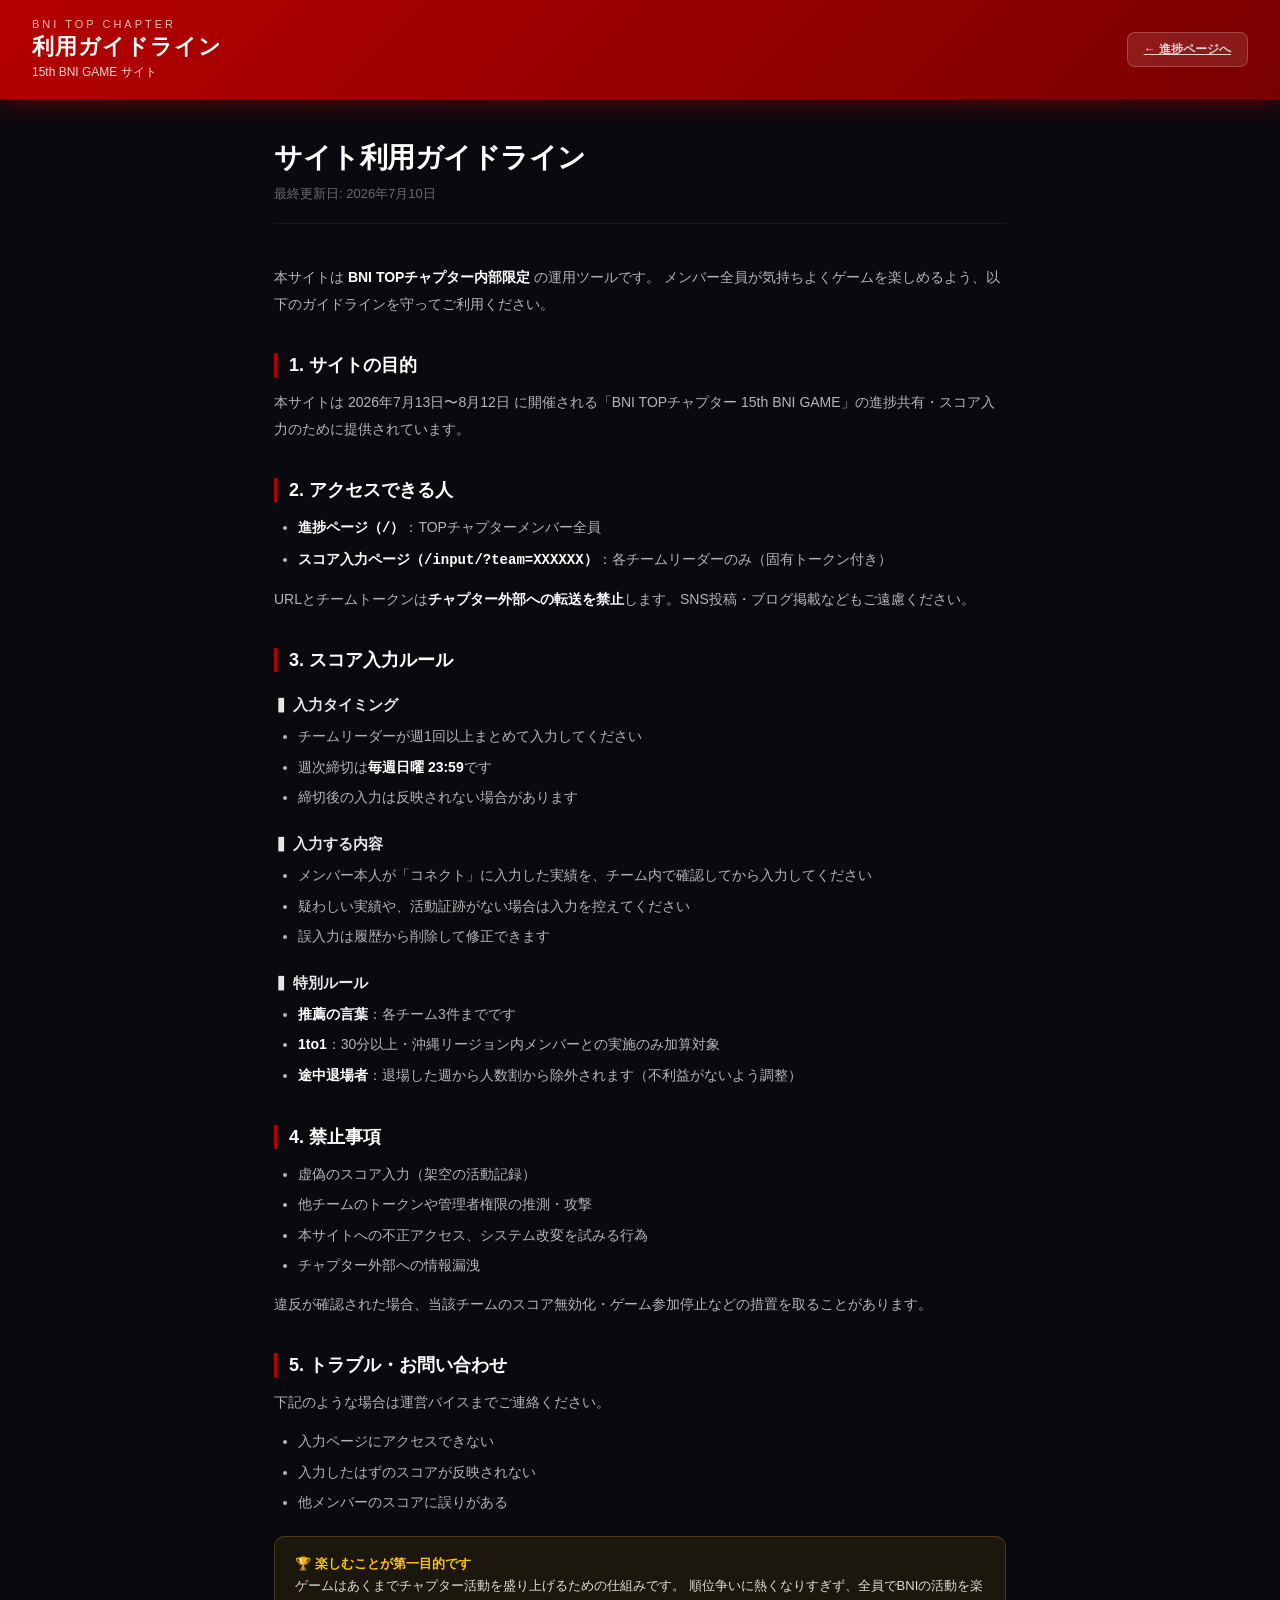
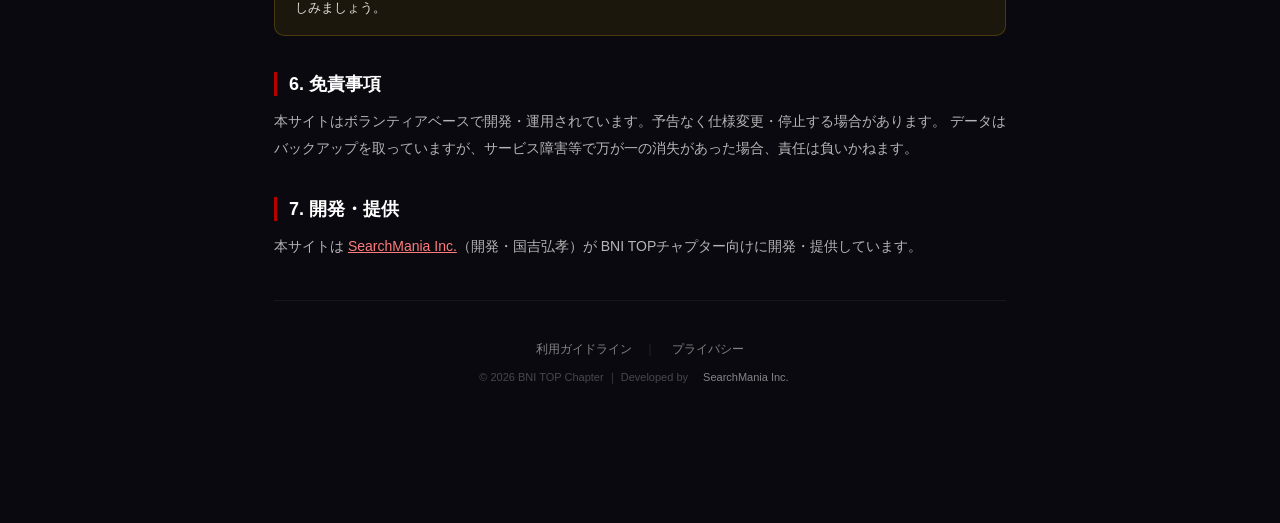
<file: guidelines/index.html>
<!DOCTYPE html>
<html lang="ja">
<head>
<meta charset="UTF-8">
<meta name="viewport" content="width=device-width, initial-scale=1.0">
<meta name="robots" content="noindex,nofollow">
<title>利用ガイドライン — BNI TOPチャプター ゲーム 2026-07</title>
<link rel="icon" type="image/svg+xml" href="../favicon.svg">
<meta name="theme-color" content="#b50000">
<link rel="stylesheet" href="../assets/shared.css">
<link rel="stylesheet" href="../assets/static.css">
</head>
<body>

<header class="header">
  <div class="header-left">
    <div class="org">BNI TOP Chapter</div>
    <div class="title">利用ガイドライン</div>
    <div class="period">15th BNI GAME サイト</div>
  </div>
  <div class="header-right">
    <a href="../" class="refresh-btn">← 進捗ページへ</a>
  </div>
</header>

<div class="static-container">
  <h1>サイト利用ガイドライン</h1>
  <div class="lead">最終更新日: 2026年7月10日</div>

  <p>
    本サイトは <strong>BNI TOPチャプター内部限定</strong> の運用ツールです。
    メンバー全員が気持ちよくゲームを楽しめるよう、以下のガイドラインを守ってご利用ください。
  </p>

  <h2>1. サイトの目的</h2>
  <p>
    本サイトは 2026年7月13日〜8月12日 に開催される「BNI TOPチャプター 15th BNI GAME」の進捗共有・スコア入力のために提供されています。
  </p>

  <h2>2. アクセスできる人</h2>
  <ul>
    <li><strong>進捗ページ（<code>/</code>）</strong>：TOPチャプターメンバー全員</li>
    <li><strong>スコア入力ページ（<code>/input/?team=XXXXXX</code>）</strong>：各チームリーダーのみ（固有トークン付き）</li>
  </ul>
  <p>
    URLとチームトークンは<strong>チャプター外部への転送を禁止</strong>します。SNS投稿・ブログ掲載などもご遠慮ください。
  </p>

  <h2>3. スコア入力ルール</h2>
  <h3>▍ 入力タイミング</h3>
  <ul>
    <li>チームリーダーが週1回以上まとめて入力してください</li>
    <li>週次締切は<strong>毎週日曜 23:59</strong>です</li>
    <li>締切後の入力は反映されない場合があります</li>
  </ul>

  <h3>▍ 入力する内容</h3>
  <ul>
    <li>メンバー本人が「コネクト」に入力した実績を、チーム内で確認してから入力してください</li>
    <li>疑わしい実績や、活動証跡がない場合は入力を控えてください</li>
    <li>誤入力は履歴から削除して修正できます</li>
  </ul>

  <h3>▍ 特別ルール</h3>
  <ul>
    <li><strong>推薦の言葉</strong>：各チーム3件までです</li>
    <li><strong>1to1</strong>：30分以上・沖縄リージョン内メンバーとの実施のみ加算対象</li>
    <li><strong>途中退場者</strong>：退場した週から人数割から除外されます（不利益がないよう調整）</li>
  </ul>

  <h2>4. 禁止事項</h2>
  <ul>
    <li>虚偽のスコア入力（架空の活動記録）</li>
    <li>他チームのトークンや管理者権限の推測・攻撃</li>
    <li>本サイトへの不正アクセス、システム改変を試みる行為</li>
    <li>チャプター外部への情報漏洩</li>
  </ul>
  <p>違反が確認された場合、当該チームのスコア無効化・ゲーム参加停止などの措置を取ることがあります。</p>

  <h2>5. トラブル・お問い合わせ</h2>
  <p>下記のような場合は運営バイスまでご連絡ください。</p>
  <ul>
    <li>入力ページにアクセスできない</li>
    <li>入力したはずのスコアが反映されない</li>
    <li>他メンバーのスコアに誤りがある</li>
  </ul>

  <div class="note-box">
    <strong>🏆 楽しむことが第一目的です</strong><br>
    ゲームはあくまでチャプター活動を盛り上げるための仕組みです。
    順位争いに熱くなりすぎず、全員でBNIの活動を楽しみましょう。
  </div>

  <h2>6. 免責事項</h2>
  <p>
    本サイトはボランティアベースで開発・運用されています。予告なく仕様変更・停止する場合があります。
    データはバックアップを取っていますが、サービス障害等で万が一の消失があった場合、責任は負いかねます。
  </p>

  <h2>7. 開発・提供</h2>
  <p>
    本サイトは <a href="https://search-mania.net" target="_blank" rel="noopener">SearchMania Inc.</a>（開発・国吉弘孝）が BNI TOPチャプター向けに開発・提供しています。
  </p>

  <div class="footer-links">
    <a href="./">利用ガイドライン</a><span class="sep">｜</span>
    <a href="../privacy/">プライバシー</a>
    <div class="copy">© 2026 BNI TOP Chapter ｜ Developed by <a href="https://search-mania.net" target="_blank" rel="noopener">SearchMania Inc.</a></div>
  </div>
</div>

</body>
</html>
</file>
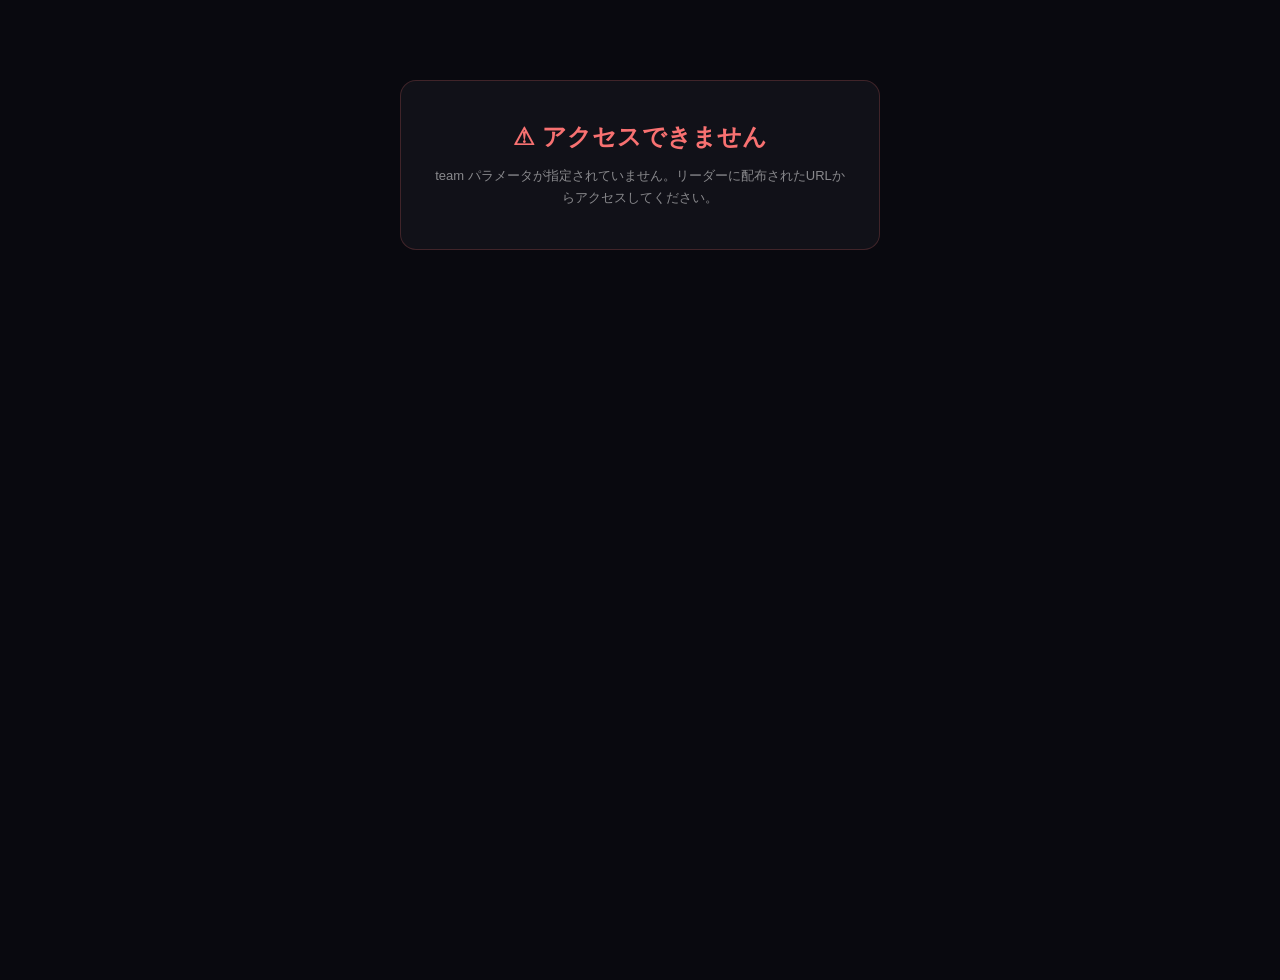
<file: input/index.html>
<!DOCTYPE html>
<html lang="ja">
<head>
<meta charset="UTF-8">
<meta name="viewport" content="width=device-width, initial-scale=1.0">
<meta name="robots" content="noindex,nofollow,noarchive,nosnippet">
<meta name="googlebot" content="noindex,nofollow">
<meta name="referrer" content="no-referrer">
<title>BNI ゲーム — スコア入力（チームリーダー用）</title>
<meta name="description" content="BNI TOPチャプター 2026年7月ゲーム — チームリーダー用スコア入力画面。">

<!-- OGP は入力ページには不要（トークン漏れ防止でSNS共有非推奨） -->
<meta property="og:title" content="BNI ゲーム スコア入力">

<!-- Favicon -->
<link rel="icon" type="image/svg+xml" href="../favicon.svg">
<meta name="theme-color" content="#b50000">

<link rel="stylesheet" href="../assets/shared.css?v=26">
<link rel="stylesheet" href="../assets/input.css?v=26">
</head>
<body>

<header class="header">
  <div class="header-left">
    <div class="org">BNI TOP Chapter</div>
    <div class="title">スコア入力（チームリーダー用）</div>
    <div class="period">7月13日〜8月12日 ｜ 毎週日曜 23:59 締切（最終週は8/12まで）</div>
  </div>
  <div class="header-right">
    <a href="../" class="refresh-btn">← 進捗ページへ</a>
  </div>
</header>

<div id="errorBox" class="error-box" style="display:none"></div>

<div class="container">
  <div class="team-name" id="teamName">…読み込み中</div>
  <div class="team-sub" id="teamSub"></div>

  <div class="current-scores" id="scoreCards"></div>

  <div class="card" style="margin-bottom:24px">
    <div class="form-title">スコアを記録する</div>

    <div id="weekBanner" class="week-banner"></div>

    <div class="member-picker">
      <label>👤 メンバーを選択</label>
      <select id="memberSelect" onchange="onMemberChange()"></select>
    </div>

    <div class="tap-hint" id="tapHint">
      ↓ 活動をタップして加算（1回タップ = +1件）
    </div>

    <div class="activity-grid" id="activityGrid"></div>

    <div class="hint">
      💡 入力は<strong>現在の週の記録として保存</strong>されます（過去週の入力はできません）<br>
      💡 タップで即記録・下の履歴から削除できます
    </div>
  </div>

  <div class="card">
    <div class="history-title">入力履歴</div>
    <div class="week-tabs" id="weekTabs"></div>
    <div class="history-list" id="historyList"></div>
  </div>

  <footer class="footer-links">
    <a href="../guidelines/">利用ガイドライン</a><span class="sep">｜</span>
    <a href="../privacy/">プライバシー</a>
    <div class="copy">© 2026 BNI TOP Chapter ｜ Developed by <a href="https://search-mania.net" target="_blank" rel="noopener">SearchMania Inc.</a></div>
  </footer>
</div>

<link rel="stylesheet" href="../assets/static.css?v=26">

<script src="../assets/config.js?v=26"></script>
<script src="../assets/api.js?v=26"></script>
<script src="../assets/mock.js?v=26"></script>
<script src="../assets/input.js?v=26"></script>
</body>
</html>
</file>
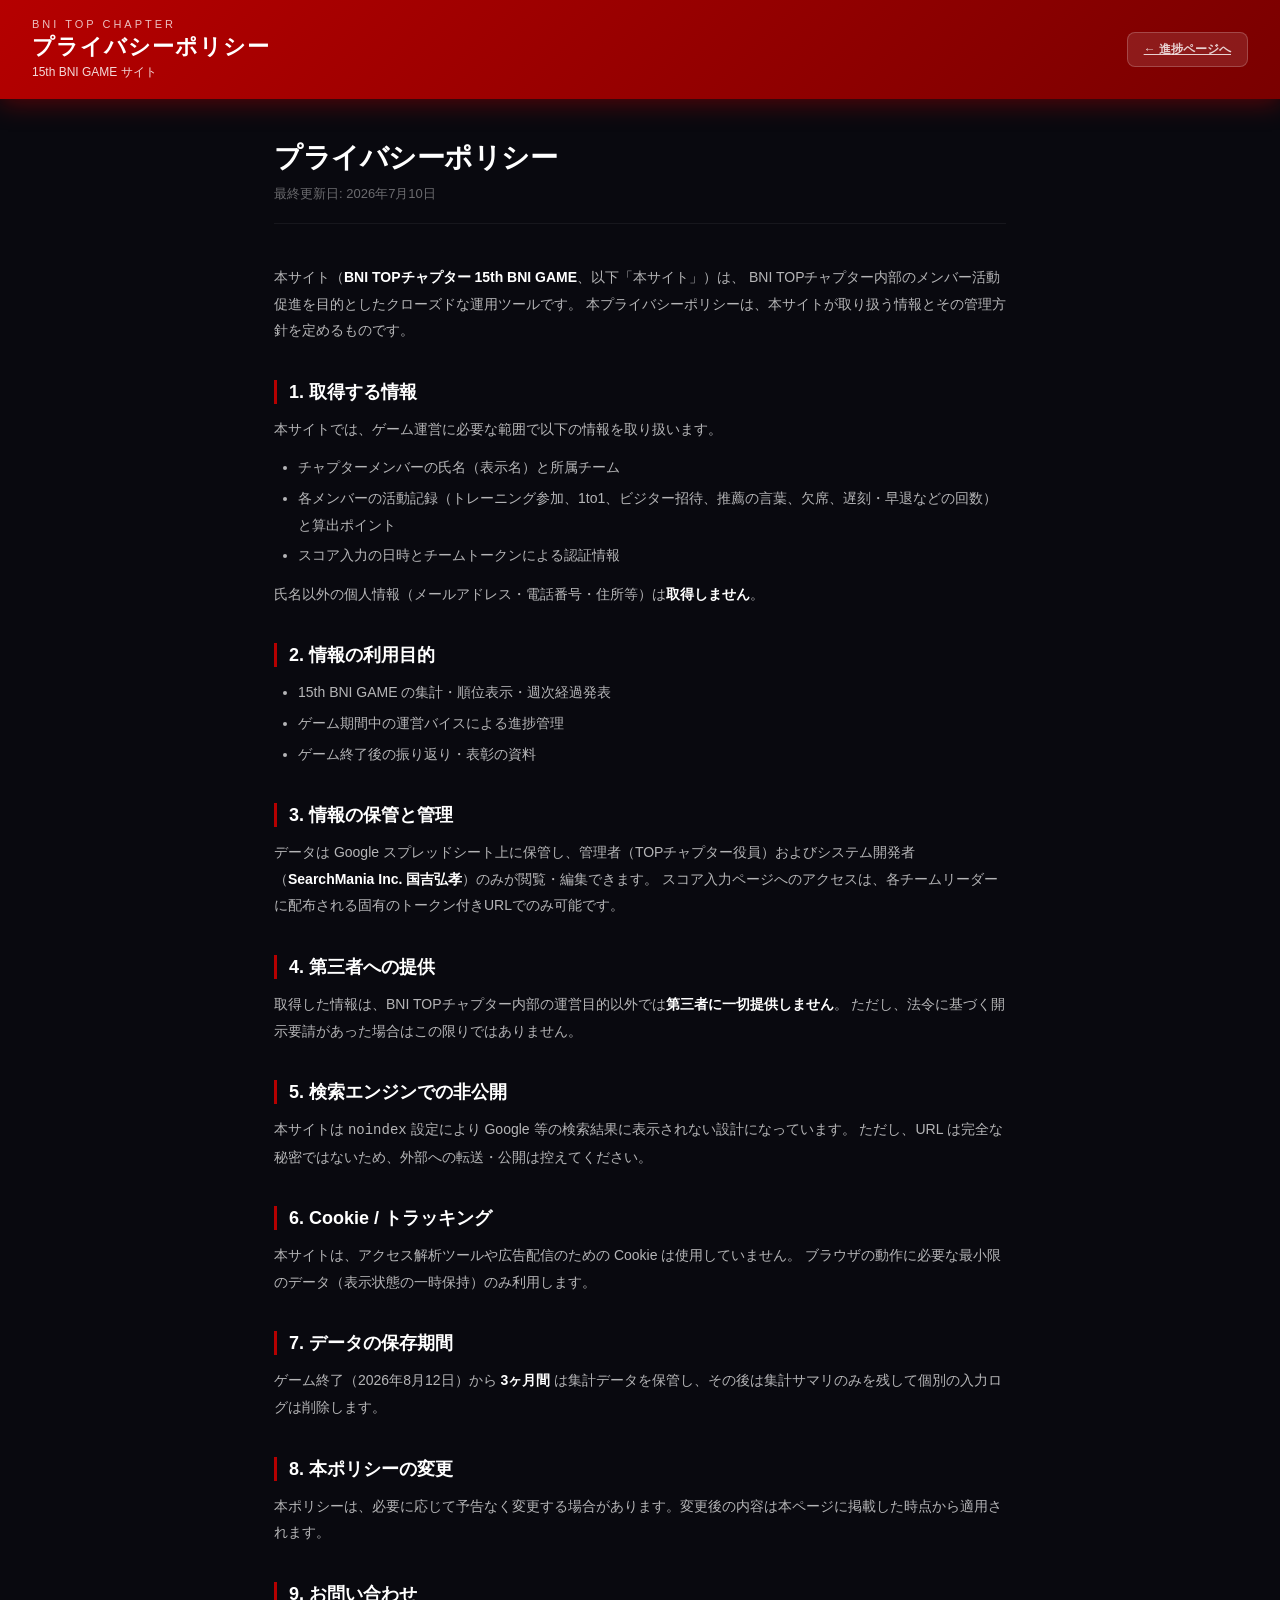
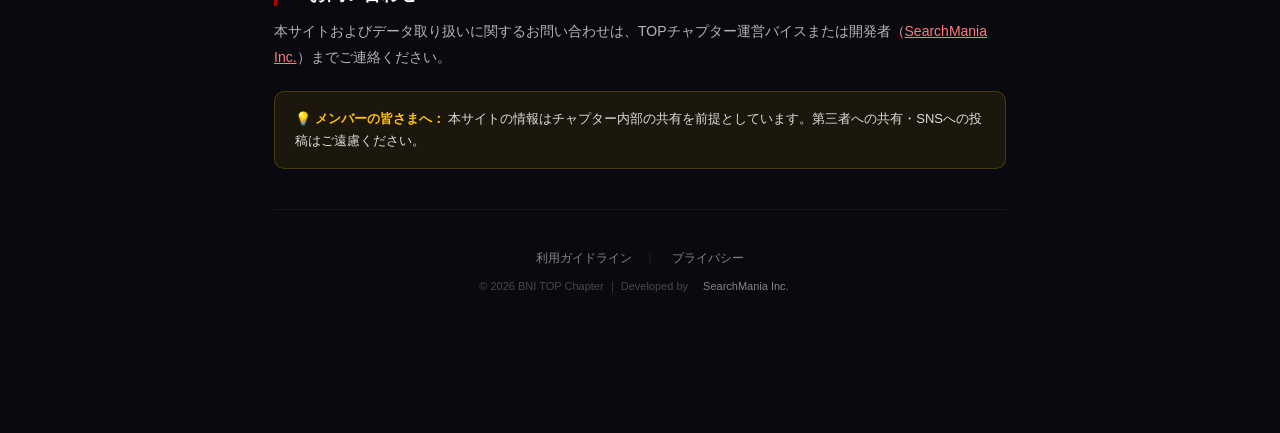
<file: privacy/index.html>
<!DOCTYPE html>
<html lang="ja">
<head>
<meta charset="UTF-8">
<meta name="viewport" content="width=device-width, initial-scale=1.0">
<meta name="robots" content="noindex,nofollow">
<title>プライバシーポリシー — BNI TOPチャプター ゲーム 2026-07</title>
<link rel="icon" type="image/svg+xml" href="../favicon.svg">
<meta name="theme-color" content="#b50000">
<link rel="stylesheet" href="../assets/shared.css">
<link rel="stylesheet" href="../assets/static.css">
</head>
<body>

<header class="header">
  <div class="header-left">
    <div class="org">BNI TOP Chapter</div>
    <div class="title">プライバシーポリシー</div>
    <div class="period">15th BNI GAME サイト</div>
  </div>
  <div class="header-right">
    <a href="../" class="refresh-btn">← 進捗ページへ</a>
  </div>
</header>

<div class="static-container">
  <h1>プライバシーポリシー</h1>
  <div class="lead">最終更新日: 2026年7月10日</div>

  <p>
    本サイト（<strong>BNI TOPチャプター 15th BNI GAME</strong>、以下「本サイト」）は、
    BNI TOPチャプター内部のメンバー活動促進を目的としたクローズドな運用ツールです。
    本プライバシーポリシーは、本サイトが取り扱う情報とその管理方針を定めるものです。
  </p>

  <h2>1. 取得する情報</h2>
  <p>本サイトでは、ゲーム運営に必要な範囲で以下の情報を取り扱います。</p>
  <ul>
    <li>チャプターメンバーの氏名（表示名）と所属チーム</li>
    <li>各メンバーの活動記録（トレーニング参加、1to1、ビジター招待、推薦の言葉、欠席、遅刻・早退などの回数）と算出ポイント</li>
    <li>スコア入力の日時とチームトークンによる認証情報</li>
  </ul>
  <p>
    氏名以外の個人情報（メールアドレス・電話番号・住所等）は<strong>取得しません</strong>。
  </p>

  <h2>2. 情報の利用目的</h2>
  <ul>
    <li>15th BNI GAME の集計・順位表示・週次経過発表</li>
    <li>ゲーム期間中の運営バイスによる進捗管理</li>
    <li>ゲーム終了後の振り返り・表彰の資料</li>
  </ul>

  <h2>3. 情報の保管と管理</h2>
  <p>
    データは Google スプレッドシート上に保管し、管理者（TOPチャプター役員）およびシステム開発者（<strong>SearchMania Inc. 国吉弘孝</strong>）のみが閲覧・編集できます。
    スコア入力ページへのアクセスは、各チームリーダーに配布される固有のトークン付きURLでのみ可能です。
  </p>

  <h2>4. 第三者への提供</h2>
  <p>
    取得した情報は、BNI TOPチャプター内部の運営目的以外では<strong>第三者に一切提供しません</strong>。
    ただし、法令に基づく開示要請があった場合はこの限りではありません。
  </p>

  <h2>5. 検索エンジンでの非公開</h2>
  <p>
    本サイトは <code>noindex</code> 設定により Google 等の検索結果に表示されない設計になっています。
    ただし、URL は完全な秘密ではないため、外部への転送・公開は控えてください。
  </p>

  <h2>6. Cookie / トラッキング</h2>
  <p>
    本サイトは、アクセス解析ツールや広告配信のための Cookie は使用していません。
    ブラウザの動作に必要な最小限のデータ（表示状態の一時保持）のみ利用します。
  </p>

  <h2>7. データの保存期間</h2>
  <p>
    ゲーム終了（2026年8月12日）から <strong>3ヶ月間</strong> は集計データを保管し、その後は集計サマリのみを残して個別の入力ログは削除します。
  </p>

  <h2>8. 本ポリシーの変更</h2>
  <p>
    本ポリシーは、必要に応じて予告なく変更する場合があります。変更後の内容は本ページに掲載した時点から適用されます。
  </p>

  <h2>9. お問い合わせ</h2>
  <p>
    本サイトおよびデータ取り扱いに関するお問い合わせは、TOPチャプター運営バイスまたは開発者（<a href="https://search-mania.net" target="_blank" rel="noopener">SearchMania Inc.</a>）までご連絡ください。
  </p>

  <div class="note-box">
    <strong>💡 メンバーの皆さまへ：</strong>
    本サイトの情報はチャプター内部の共有を前提としています。第三者への共有・SNSへの投稿はご遠慮ください。
  </div>

  <div class="footer-links">
    <a href="../guidelines/">利用ガイドライン</a><span class="sep">｜</span>
    <a href="./">プライバシー</a>
    <div class="copy">© 2026 BNI TOP Chapter ｜ Developed by <a href="https://search-mania.net" target="_blank" rel="noopener">SearchMania Inc.</a></div>
  </div>
</div>

</body>
</html>
</file>
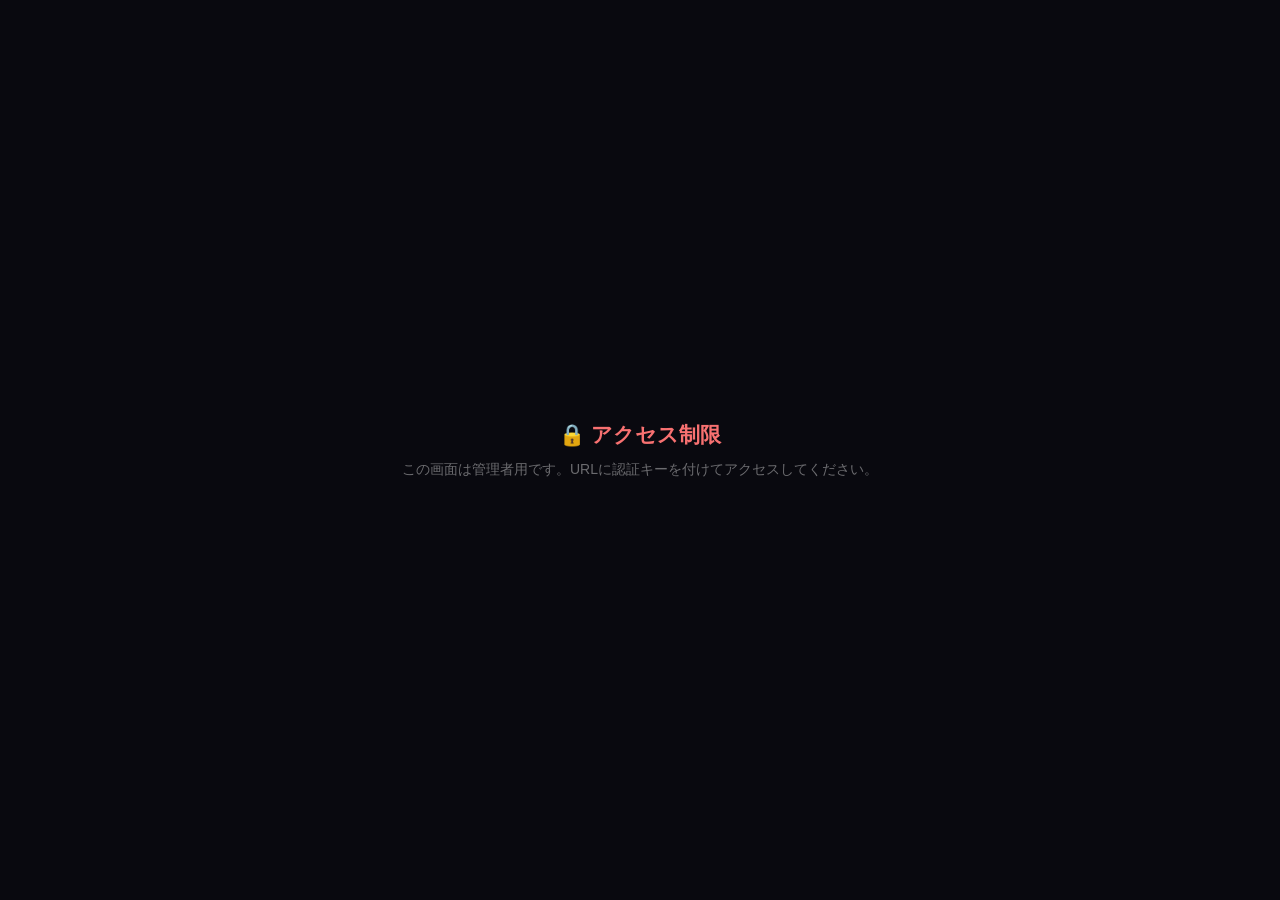
<file: slide/index.html>
<!DOCTYPE html>
<html lang="ja">
<head>
<meta charset="UTF-8">
<meta name="viewport" content="width=device-width, initial-scale=1.0">
<meta name="robots" content="noindex,nofollow">
<title>15th BNI GAME — 順位表スライド（管理者用）</title>
<link rel="icon" type="image/svg+xml" href="../favicon.svg">
<link rel="stylesheet" href="../assets/slide.css?v=13">
</head>
<body>

<div class="slide-wrap">
  <div class="slide" id="slide">
    <div class="slide-header">
      <div class="sh-left">
        <div class="sh-org">BNI TOP CHAPTER</div>
        <div class="sh-title">15th BNI GAME</div>
        <div class="sh-view" id="slideView">📊 チーム順位</div>
      </div>
      <div class="sh-right">
        <div class="sh-week" id="slideWeek">— 週目</div>
        <div class="sh-date" id="slideDate">2026-07-13〜08-12</div>
      </div>
    </div>

    <div class="slide-body">
      <div class="podium" id="slidePodium"></div>
      <div class="rest" id="slideRest"></div>
    </div>

    <div class="slide-footer">
      <span>Powered by</span><strong>SearchMania Inc.</strong>
      <span class="sf-updated" id="slideUpdated"></span>
    </div>
  </div>
</div>

<div class="panel-hint" id="panelHint">💡 マウスを動かすと操作パネル表示</div>
<div class="admin-panel">
  <button onclick="reload()">↺ 更新</button>
  <button onclick="toggleView()">チーム / 個人</button>
  <span class="hint">3秒後に自動で隠れます</span>
</div>

<script src="../assets/config.js?v=13"></script>
<script src="../assets/api.js?v=13"></script>
<script src="../assets/slide.js?v=13"></script>
</body>
</html>
</file>
<file: assets/shared.css>
* { margin: 0; padding: 0; box-sizing: border-box; }
body {
  background: #09090f;
  color: #fff;
  font-family: 'Hiragino Kaku Gothic ProN', 'Noto Sans JP', 'Yu Gothic', sans-serif;
  min-height: 100vh;
  -webkit-font-smoothing: antialiased;
}

/* ── HEADER ── */
.header {
  background: linear-gradient(135deg, #b50000 0%, #7a0000 100%);
  padding: 18px 32px;
  display: flex; align-items: center; justify-content: space-between;
  box-shadow: 0 4px 24px rgba(181,0,0,0.45);
  position: sticky; top: 0; z-index: 100;
}
.header-left .org    { font-size: 11px; opacity:.75; letter-spacing:3px; text-transform:uppercase; }
.header-left .title  { font-size: 22px; font-weight:900; letter-spacing:1px; margin:2px 0; }
.header-left .period { font-size: 12px; opacity:.85; }
.header-right { display:flex; align-items:center; gap:24px; }

.live-badge {
  display:flex; align-items:center; gap:8px;
  background:rgba(255,255,255,.15);
  border-radius:20px; padding:6px 14px;
  font-size:12px; font-weight:700; letter-spacing:2px;
}
.live-dot {
  width:9px; height:9px; background:#4ade80; border-radius:50%;
  animation:pulse 1.4s ease-in-out infinite;
  box-shadow:0 0 6px #4ade80;
}
@keyframes pulse { 0%,100%{opacity:1;transform:scale(1)} 50%{opacity:.4;transform:scale(1.4)} }

.countdown { text-align:center; }
.countdown .num   { font-size:38px; font-weight:900; line-height:1; }
.countdown .label { font-size:10px; opacity:.7; letter-spacing:2px; margin-top:2px; }

.refresh-btn {
  background:rgba(255,255,255,.1); border:1px solid rgba(255,255,255,.2);
  color:rgba(255,255,255,.8); border-radius:8px; padding:8px 16px;
  font-size:12px; font-weight:600; cursor:pointer; font-family:inherit;
  transition:all .2s;
}
.refresh-btn:hover { background:rgba(255,255,255,.2); color:#fff; }

/* ── STATS BAR ── */
.stats-bar {
  background:#0d0d14; padding:10px 32px;
  display:flex; align-items:center;
  border-bottom:1px solid rgba(255,255,255,.05);
}
.stat { padding:0 24px; text-align:center; }
.stat .v { font-size:22px; font-weight:900; color:#e84848; }
.stat .l { font-size:10px; color:rgba(255,255,255,.35); letter-spacing:1.5px; margin-top:1px; }
.stat-div { width:1px; height:36px; background:rgba(255,255,255,.07); }
.progress-stat {
  flex:1; padding:0 24px;
  display:flex; flex-direction:column; gap:5px;
}
.prow { display:flex; justify-content:space-between; }
.pl { font-size:11px; color:rgba(255,255,255,.4); }
.progress-track { height:5px; background:rgba(255,255,255,.07); border-radius:3px; overflow:hidden; }
.progress-fill  { height:100%; background:linear-gradient(90deg,#b50000,#ff5c5c); border-radius:3px; transition:width .6s ease; }

/* ── CARD ── */
.card {
  background:#111118; border-radius:16px; padding:24px;
  border:1px solid rgba(255,255,255,.05);
  box-shadow:0 8px 32px rgba(0,0,0,.4);
}

/* ── BUTTON ── */
.btn {
  padding:10px 20px; border-radius:8px; border:none; cursor:pointer;
  font-family:inherit; font-size:13px; font-weight:700;
  transition:all .2s;
}
.btn-primary { background:#b50000; color:#fff; }
.btn-primary:hover { background:#d10000; }
.btn-primary:disabled { background:#333; color:#666; cursor:not-allowed; }
.btn-ghost { background:transparent; color:rgba(255,255,255,.6); border:1px solid rgba(255,255,255,.1); }
.btn-ghost:hover { background:rgba(255,255,255,.05); color:#fff; }
.btn-danger { background:transparent; color:#f87171; border:1px solid rgba(248,113,113,.3); }
.btn-danger:hover { background:rgba(248,113,113,.1); }

/* ── FORM ── */
.form-row { display:flex; flex-direction:column; gap:6px; margin-bottom:16px; }
.form-row label { font-size:11px; letter-spacing:1.5px; color:rgba(255,255,255,.45); font-weight:700; }
.form-row select, .form-row input {
  background:#0d0d14; color:#fff;
  border:1px solid rgba(255,255,255,.1); border-radius:8px;
  padding:12px 14px; font-size:14px; font-family:inherit;
}
.form-row select:focus, .form-row input:focus { outline:none; border-color:#b50000; }

/* ── LOADING / ERROR / TOAST ── */
.loading { display:flex; align-items:center; justify-content:center; padding:80px 20px; color:rgba(255,255,255,.4); }
.error-box {
  background:rgba(248,113,113,.08); border:1px solid rgba(248,113,113,.3);
  color:#fca5a5; padding:16px 20px; border-radius:12px; margin:20px 32px;
}
.toast {
  position:fixed; bottom:24px; left:50%; transform:translateX(-50%);
  padding:12px 24px; border-radius:8px; z-index:1000;
  font-size:13px; font-weight:600;
  animation:slideup .3s ease;
}
.toast-success { background:#166534; color:#dcfce7; }
.toast-error   { background:#7f1d1d; color:#fecaca; }
@keyframes slideup { from{opacity:0;transform:translate(-50%,20px)} to{opacity:1;transform:translate(-50%,0)} }

/* ── DEMO badge ── */
.demo-badge {
  background:rgba(255,193,7,.15); border:1px solid rgba(255,193,7,.4);
  color:#ffc107; font-size:10px; font-weight:700; letter-spacing:2px;
  padding:4px 10px; border-radius:4px; margin-left:16px;
}

/* ── モバイル最適化（〜700px） ── */
@media (max-width: 700px) {
  .header {
    flex-direction: column; align-items: flex-start; gap: 12px;
    padding: 14px 16px;
  }
  .header-left .title { font-size: 18px; }
  .header-left .period { font-size: 11px; }
  .header-right { width: 100%; justify-content: space-between; gap: 12px; }
  .countdown .num { font-size: 30px; }
  .refresh-btn { padding: 6px 12px; font-size: 11px; }

  .stats-bar {
    flex-wrap: wrap; padding: 10px 16px;
    row-gap: 8px;
  }
  .stat { padding: 0 10px; }
  .stat .v { font-size: 18px; }
  .progress-stat { flex-basis: 100%; padding: 0; margin-top: 6px; order: 10; }
}
</file>
<file: assets/static.css>
/* 静的ページ（プライバシー・ガイドライン・NotFound）共通 */

.static-container {
  max-width: 780px;
  margin: 40px auto;
  padding: 0 24px 80px;
}

.static-container h1 {
  font-size: 28px; font-weight: 900;
  margin-bottom: 8px;
  color: #fff;
  letter-spacing: -.5px;
}
.static-container .lead {
  font-size: 13px; color: rgba(255,255,255,.4);
  margin-bottom: 40px;
  padding-bottom: 20px;
  border-bottom: 1px solid rgba(255,255,255,.06);
}

.static-container h2 {
  font-size: 18px; font-weight: 800;
  margin: 36px 0 12px;
  color: #fff;
  padding-left: 12px;
  border-left: 3px solid #b50000;
}
.static-container h3 {
  font-size: 15px; font-weight: 700;
  margin: 24px 0 8px;
  color: rgba(255,255,255,.9);
}

.static-container p {
  font-size: 14px; line-height: 1.9;
  color: rgba(255,255,255,.7);
  margin-bottom: 12px;
}
.static-container ul, .static-container ol {
  padding-left: 24px;
  margin-bottom: 12px;
}
.static-container li {
  font-size: 14px; line-height: 1.9;
  color: rgba(255,255,255,.7);
  margin-bottom: 4px;
}
.static-container strong { color: #fff; }
.static-container a { color: #ff7c7c; text-decoration: underline; }
.static-container a:hover { color: #ffa0a0; }

.note-box {
  background: rgba(255,193,7,.08);
  border: 1px solid rgba(255,193,7,.2);
  color: rgba(255,255,255,.85);
  padding: 16px 20px;
  border-radius: 10px;
  margin: 20px 0;
  font-size: 13px; line-height: 1.7;
}
.note-box strong { color: #ffc107; }

.footer-links {
  text-align: center;
  padding: 40px 20px 20px;
  font-size: 12px; color: rgba(255,255,255,.35);
  border-top: 1px solid rgba(255,255,255,.05);
  margin-top: 40px;
}
.footer-links a {
  color: rgba(255,255,255,.5);
  text-decoration: none;
  margin: 0 12px;
}
.footer-links a:hover { color: #fff; }
.footer-links .sep { color: rgba(255,255,255,.15); }
.footer-links .copy {
  display: block;
  margin-top: 12px;
  font-size: 11px;
  color: rgba(255,255,255,.25);
}
</file>
<file: assets/input.css>
/* 入力ページ固有スタイル */

.container {
  max-width: 720px;
  margin: 24px auto;
  padding: 0 20px;
}

.team-name {
  font-size: 24px;
  font-weight: 900;
  margin-bottom: 8px;
}
.team-sub {
  font-size: 12px;
  color: rgba(255,255,255,.4);
  margin-bottom: 24px;
}

/* ── 現在の暫定スコア（週別カード） ── */
.current-scores {
  display: grid;
  grid-template-columns: repeat(2, 1fr);
  gap: 12px;
  margin-bottom: 24px;
}
@media (min-width: 640px) {
  .current-scores { grid-template-columns: repeat(4, 1fr); }
}
.score-card {
  position: relative;
  background: rgba(255,255,255,.03);
  border: 1px solid rgba(255,255,255,.06);
  border-radius: 12px;
  padding: 16px 18px 14px;
  transition: transform .2s;
}
.sc-badge {
  position: absolute; top: 10px; right: 10px;
  font-size: 10px; font-weight: 800; letter-spacing: 1px;
  padding: 3px 10px; border-radius: 999px;
  background: rgba(255,255,255,.06); color: rgba(255,255,255,.5);
}
.sc-head { margin-bottom: 4px; }
.sc-week-num {
  font-size: 17px; font-weight: 900;
  color: #fff;
  letter-spacing: .5px;
  line-height: 1.1;
}
.sc-dates {
  font-size: 13px; font-weight: 700;
  color: rgba(255,255,255,.7);
  margin-top: 3px;
  letter-spacing: .3px;
}
.sc-value { font-size: 26px; font-weight: 900; margin-top: 10px; }
.sc-value.positive { color: #4ade80; }
.sc-value.negative { color: #f87171; }
.sc-value.neutral  { color: rgba(255,255,255,.6); }
.sc-members { font-size: 10px; color: rgba(255,255,255,.35); margin-top: 4px; }

/* 締切済（過去週）— 暗く抑える */
.sc-card.past {
  opacity: .45;
  background: rgba(0,0,0,.35);
  border-color: rgba(255,255,255,.04);
}
.sc-card.past .sc-badge {
  background: rgba(120,120,140,.15);
  color: rgba(255,255,255,.4);
}

/* 予定（未来週）— やや控えめ */
.sc-card.future {
  border-style: dashed;
  border-color: rgba(255,255,255,.08);
}
.sc-card.future .sc-value { color: rgba(255,255,255,.25); }
.sc-card.future .sc-badge {
  background: rgba(74,158,255,.12);
  color: #6ba9ff;
}

/* 受付中（現在週）— 色反転で強調 */
.sc-card.current {
  background: linear-gradient(135deg, #b50000 0%, #7a0000 100%);
  border: 2px solid #ff5c5c;
  box-shadow: 0 0 0 3px rgba(181,0,0,.15), 0 10px 32px rgba(181,0,0,.4);
  transform: translateY(-2px);
  animation: currentPulse 2.2s ease-in-out infinite;
}
.sc-card.current .sc-week-num { color: #fff; text-shadow: 0 2px 8px rgba(0,0,0,.4); }
.sc-card.current .sc-dates { color: rgba(255,255,255,.95); }
.sc-card.current .sc-value { color: #fff; text-shadow: 0 2px 8px rgba(0,0,0,.4); }
.sc-card.current .sc-value.positive { color: #b3ffb3; }
.sc-card.current .sc-value.negative { color: #ffb3b3; }
.sc-card.current .sc-members { color: rgba(255,255,255,.75); }
.sc-card.current .sc-badge {
  background: #fff; color: #b50000; font-weight: 900;
  box-shadow: 0 2px 8px rgba(0,0,0,.3);
}
@keyframes currentPulse {
  0%, 100% { box-shadow: 0 0 0 3px rgba(181,0,0,.15), 0 10px 32px rgba(181,0,0,.4); }
  50%      { box-shadow: 0 0 0 6px rgba(181,0,0,.25), 0 12px 40px rgba(181,0,0,.55); }
}

/* ── メンバー選択（大きめ） ── */
.member-picker { margin-bottom: 20px; }
.member-picker label {
  display: block;
  font-size: 12px; letter-spacing: 1.5px;
  color: rgba(255,255,255,.7);
  font-weight: 700;
  margin-bottom: 8px;
}
.member-picker select {
  width: 100%;
  background: #0d0d14; color: #fff;
  border: 2px solid rgba(181,0,0,.4);
  border-radius: 10px;
  padding: 14px 16px;
  font-size: 15px; font-weight: 600;
  font-family: inherit;
  cursor: pointer;
}
.member-picker select:focus { outline: none; border-color: #b50000; }

.tap-hint {
  font-size: 12px;
  color: rgba(255,255,255,.55);
  margin: 8px 0 12px;
  text-align: center;
  letter-spacing: 1px;
}

/* ── 活動タイル（タップで加算） ── */
.activity-grid {
  display: grid;
  grid-template-columns: repeat(2, 1fr);
  gap: 10px;
  margin-bottom: 16px;
}
.activity-tile {
  position: relative;
  background: linear-gradient(135deg, rgba(255,255,255,.04), rgba(255,255,255,.02));
  border: 1px solid rgba(255,255,255,.08);
  border-radius: 12px;
  padding: 14px 12px 12px;
  cursor: pointer;
  font-family: inherit;
  color: inherit;
  text-align: left;
  transition: transform .15s, border-color .15s, background .15s;
  display: flex;
  flex-direction: column;
  gap: 6px;
  min-height: 108px;
}
.activity-tile:hover:not(:disabled) {
  border-color: rgba(181,0,0,.55);
  background: linear-gradient(135deg, rgba(181,0,0,.12), rgba(181,0,0,.04));
  transform: translateY(-2px);
}
.activity-tile:active:not(:disabled) { transform: translateY(0) scale(0.98); }
.activity-tile:disabled { cursor: not-allowed; }
.activity-tile.locked {
  opacity: .35;
  filter: grayscale(60%);
  background: repeating-linear-gradient(
    45deg,
    rgba(255,255,255,.02),
    rgba(255,255,255,.02) 8px,
    rgba(255,255,255,.04) 8px,
    rgba(255,255,255,.04) 16px
  );
  border-color: rgba(255,255,255,.08);
}
.activity-tile.locked .tile-cta {
  color: #f87171;
  border-top-color: rgba(248,113,113,.15);
  font-size: 11px;
}
.activity-tile.submitting { pointer-events: none; opacity: .6; }
.hist-item.pending { opacity: .7; border-left: 3px solid #ffc107; padding-left: 9px; }
.hist-pending-dot {
  color: #ffc107;
  font-size: 8px;
  animation: pendingPulse 1s ease-in-out infinite;
  margin-left: 4px;
  vertical-align: middle;
}
@keyframes pendingPulse { 0%,100%{opacity:.3} 50%{opacity:1} }
.activity-tile.has-count {
  border-color: rgba(74,222,128,.35);
  background: linear-gradient(135deg, rgba(74,222,128,.08), rgba(74,222,128,.02));
}

.tile-name { font-size: 13px; font-weight: 700; color: #fff; line-height: 1.3; }
.tile-points {
  font-size: 22px; font-weight: 900;
  margin-top: auto;
  line-height: 1;
}
.tile-points small { font-size: 13px; margin-left: 2px; }
.activity-tile.positive .tile-points { color: #4ade80; }
.activity-tile.negative .tile-points { color: #f87171; }
.tile-cta {
  font-size: 10px;
  color: rgba(255,255,255,.55);
  letter-spacing: 1px;
  margin-top: 4px;
  padding-top: 6px;
  border-top: 1px dashed rgba(255,255,255,.08);
  text-align: center;
  font-weight: 700;
}
.tile-count-badge {
  position: absolute; top: 8px; right: 8px;
  background: #4ade80; color: #052e12;
  padding: 3px 10px; border-radius: 999px;
  font-size: 10px; font-weight: 900;
  box-shadow: 0 2px 8px rgba(74,222,128,.35);
}
.tile-badge-inline {
  display: inline-block;
  font-size: 9px;
  font-weight: 700;
  background: rgba(74,158,255,.2);
  color: #6ba9ff;
  padding: 2px 6px;
  border-radius: 999px;
  margin-left: 6px;
  vertical-align: middle;
  letter-spacing: .3px;
}
.activity-tile.anytime {
  border-color: rgba(74,158,255,.25);
}
.activity-tile.anytime:not(:disabled):hover {
  border-color: rgba(74,158,255,.6);
  background: linear-gradient(135deg, rgba(74,158,255,.12), rgba(74,158,255,.04));
}

@media (min-width: 640px) {
  .activity-grid { grid-template-columns: repeat(4, 1fr); }
}

/* ── 入力フォーム ── */
.form-title {
  font-size: 15px; font-weight: 700; margin-bottom: 16px;
  display: flex; align-items: center; gap: 8px;
}
.form-title::before { content: '✏️'; }

.form-grid { display: grid; grid-template-columns: 1fr 1fr; gap: 12px; }
.form-grid .form-row.wide { grid-column: 1 / -1; }

.hint {
  font-size: 11px; color: rgba(255,255,255,.35);
  margin-top: 6px;
}
.preview {
  background: rgba(74,222,128,.05);
  border: 1px solid rgba(74,222,128,.2);
  color: #4ade80;
  padding: 12px 14px; border-radius: 8px;
  font-size: 13px; font-weight: 700;
  margin-top: 8px;
  display: none;
}
.preview.negative { background: rgba(248,113,113,.05); border-color: rgba(248,113,113,.2); color: #f87171; }
.preview.show { display: block; }

/* ── 履歴 ── */
.history-title {
  font-size: 15px; font-weight: 700; margin-bottom: 12px;
  display: flex; align-items: center; gap: 8px;
}
.history-title::before { content: '📜'; }

.week-tabs { display: flex; gap: 4px; margin-bottom: 12px; background: rgba(255,255,255,.03); padding: 3px; border-radius: 8px; }
.wtab {
  flex: 1; padding: 8px; border: none; background: transparent;
  color: rgba(255,255,255,.4); font-size: 12px; font-weight: 700;
  border-radius: 6px; cursor: pointer; font-family: inherit;
  transition: all .15s;
}
.wtab.active { background: #b50000; color: #fff; }
.wtab:hover:not(.active) { color: rgba(255,255,255,.7); }

.history-list { display: flex; flex-direction: column; gap: 6px; }
.hist-item {
  display: flex; align-items: center; gap: 10px;
  background: rgba(255,255,255,.02); border-radius: 8px;
  padding: 10px 12px;
  border: 1px solid rgba(255,255,255,.04);
}
.hist-member { font-size: 13px; font-weight: 700; min-width: 100px; }
.hist-act    { flex: 1; font-size: 12px; color: rgba(255,255,255,.65); }
.hist-count  { font-size: 11px; color: rgba(255,255,255,.4); }
.hist-pts    { font-size: 15px; font-weight: 900; min-width: 60px; text-align: right; }
.hist-pts.p  { color: #4ade80; }
.hist-pts.n  { color: #f87171; }
.hist-del {
  background: transparent; border: 1px solid rgba(255,255,255,.08);
  color: rgba(255,255,255,.4); border-radius: 6px;
  padding: 4px 10px; font-size: 11px; cursor: pointer; font-family: inherit;
  transition: all .15s;
}
.hist-del:hover { background: rgba(248,113,113,.1); color: #f87171; border-color: rgba(248,113,113,.3); }

/* 管理者管理の項目（欠席・推薦・ビジター） */
.hist-admin-mark {
  display: inline-block; font-size: 10px; opacity: .55; margin-left: 4px;
  vertical-align: middle;
}
.hist-item.admin-managed {
  background: rgba(255,255,255,.015);
  border-color: rgba(255,255,255,.03);
}
.hist-nodel {
  display: inline-block; min-width: 40px; text-align: center;
  color: rgba(255,255,255,.15); font-size: 11px; padding: 4px 10px;
  user-select: none;
}

.empty-history {
  text-align: center; color: rgba(255,255,255,.3);
  padding: 40px 20px; font-size: 13px;
}

/* ── 週バナー ── */
.week-banner {
  padding: 14px 18px;
  border-radius: 10px;
  margin-bottom: 20px;
  font-size: 13px;
  font-weight: 600;
  line-height: 1.6;
  display: flex; align-items: center; gap: 12px;
}
.week-banner.open {
  background: linear-gradient(135deg, rgba(74,222,128,.1), rgba(74,222,128,.03));
  border: 1px solid rgba(74,222,128,.35);
  color: #dcfce7;
}
.week-banner.closed {
  background: linear-gradient(135deg, rgba(248,113,113,.1), rgba(248,113,113,.03));
  border: 1px solid rgba(248,113,113,.35);
  color: #fecaca;
}
.week-banner .wb-icon { font-size: 20px; flex-shrink: 0; }
.week-banner .wb-title { font-weight: 800; font-size: 14px; }
.week-banner .wb-sub  { font-size: 11px; color: rgba(255,255,255,.55); margin-top: 2px; }
.week-banner .wb-body { flex: 1; }

/* 履歴タブの過去週マーカー */
.wtab.past { position: relative; opacity: .6; }
.wtab.past::after {
  content: '締'; font-size: 9px; margin-left: 4px; opacity: .8;
}
.wtab.current { border: 1px solid rgba(74,222,128,.4); }

/* ── invalid token ── */
.invalid-token {
  max-width: 480px; margin: 80px auto; padding: 40px 30px;
  text-align: center;
  background: #111118; border-radius: 16px;
  border: 1px solid rgba(248,113,113,.2);
}
.invalid-token h2 { color: #f87171; margin-bottom: 12px; }
.invalid-token p { color: rgba(255,255,255,.5); font-size: 13px; line-height: 1.7; }
</file>
<file: assets/slide.css>
/* スライド出力ページ（PowerPoint貼付用 16:9） */
* { margin: 0; padding: 0; box-sizing: border-box; }
body {
  background: #09090f;
  font-family: 'Hiragino Kaku Gothic ProN', 'Noto Sans JP', 'Yu Gothic', sans-serif;
  color: #fff;
  min-height: 100vh;
  display: flex;
  flex-direction: column;
  align-items: center;
  justify-content: center;
}

/* 16:9 コンテナ（画面幅・高さの小さい方に合わせて縮小） */
.slide-wrap {
  width: 100%;
  padding: 20px;
  display: flex;
  justify-content: center;
  align-items: center;
  min-height: 100vh;
}
.slide {
  /* 16:9 を厳守: 幅と高さのうち制約が厳しい方に合わせる */
  width: min(calc(100vw - 40px), calc((100vh - 40px) * 16 / 9));
  height: min(calc(100vh - 40px), calc((100vw - 40px) * 9 / 16));
  max-width: 1600px;
  max-height: 900px;
  background:
    radial-gradient(circle at 20% 20%, rgba(181,0,0,.25), transparent 55%),
    linear-gradient(135deg, #0a0a12 0%, #1a0808 50%, #0a0a12 100%);
  border: 1px solid rgba(255,255,255,.08);
  border-radius: 16px;
  padding: 32px 40px;
  display: flex;
  flex-direction: column;
  box-shadow: 0 20px 60px rgba(0,0,0,.6);
  position: relative;
  overflow: hidden;
}

/* 背景装飾 */
.slide::before {
  content: '';
  position: absolute;
  top: -20%; right: -10%;
  width: 60%; height: 140%;
  background:
    radial-gradient(circle, rgba(255,92,92,.08) 0%, transparent 60%);
  pointer-events: none;
}

/* ── ヘッダー ── */
.slide-header {
  display: flex; justify-content: space-between; align-items: flex-end;
  padding-bottom: 18px;
  border-bottom: 2px solid rgba(181,0,0,.5);
  margin-bottom: 22px;
  position: relative;
}
.sh-left { display: flex; flex-direction: column; }
.sh-org {
  font-size: 12px; letter-spacing: 4px;
  color: #ff5c5c; font-weight: 700;
  margin-bottom: 4px;
}
.sh-title {
  font-size: 42px; font-weight: 900;
  letter-spacing: -1px;
  background: linear-gradient(90deg, #fff, #ffcaca);
  -webkit-background-clip: text;
  background-clip: text;
  -webkit-text-fill-color: transparent;
}
.sh-view {
  display: inline-block;
  margin-top: 6px;
  background: rgba(255,255,255,.08);
  border: 1px solid rgba(255,255,255,.15);
  color: #fff;
  padding: 4px 12px;
  border-radius: 6px;
  font-size: 14px;
  font-weight: 700;
  letter-spacing: 1px;
}
.sh-right { text-align: right; }
.sh-week {
  display: inline-block;
  background: rgba(181,0,0,.4);
  color: #fff;
  padding: 6px 14px;
  border-radius: 999px;
  font-size: 14px; font-weight: 800;
  letter-spacing: 1px;
  margin-bottom: 8px;
}
.sh-date { font-size: 12px; color: rgba(255,255,255,.55); }

/* ── 本体 ── */
.slide-body {
  flex: 1;
  display: grid;
  grid-template-columns: 1.4fr 1fr;
  gap: 24px;
  min-height: 0;
}

/* TOP3 表彰台 */
.podium {
  display: flex; flex-direction: column; gap: 10px;
  min-height: 0;
}
.podium-item {
  display: grid;
  grid-template-columns: 60px 1fr auto;
  align-items: center;
  gap: 14px;
  padding: 12px 18px;
  border-radius: 12px;
  position: relative;
}
.podium-item.p1 {
  background: linear-gradient(90deg, rgba(255,215,0,.25), rgba(255,215,0,.05));
  border: 2px solid #ffd700;
  padding: 16px 20px;
}
.podium-item.p2 {
  background: linear-gradient(90deg, rgba(192,192,192,.2), rgba(192,192,192,.03));
  border: 2px solid rgba(192,192,192,.6);
}
.podium-item.p3 {
  background: linear-gradient(90deg, rgba(205,127,50,.22), rgba(205,127,50,.04));
  border: 2px solid rgba(205,127,50,.6);
}
.podium-item.pn {
  background: rgba(255,255,255,.04);
  border: 1px solid rgba(255,255,255,.08);
  padding: 10px 18px;
}
.p-medal { font-size: 34px; text-align: center; line-height: 1; }
.podium-item.pn .p-medal {
  font-size: 20px; color: rgba(255,255,255,.4); font-weight: 900;
}
.p-info { min-width: 0; }
.p-name {
  font-size: 20px; font-weight: 900; color: #fff;
  white-space: nowrap; overflow: hidden; text-overflow: ellipsis;
  line-height: 1.15;
}
.podium-item.p1 .p-name { font-size: 24px; }
.podium-item.pn .p-name { font-size: 15px; }
.p-sub {
  font-size: 11px; color: rgba(255,255,255,.5);
  margin-top: 2px; letter-spacing: .3px;
}
.p-score {
  font-size: 28px; font-weight: 900;
  color: #fff;
  text-align: right;
  white-space: nowrap;
}
.podium-item.p1 .p-score { font-size: 34px; color: #ffd700; }
.podium-item.pn .p-score { font-size: 18px; color: rgba(255,255,255,.85); }
.p-score small { font-size: 12px; opacity: .6; margin-left: 2px; }

/* 残り（4位以下） */
.rest {
  display: flex; flex-direction: column;
  gap: 3px;
  overflow: hidden;
  min-height: 0;
}
.rest-title {
  font-size: 10px; letter-spacing: 3px;
  color: rgba(255,255,255,.35);
  margin-bottom: 6px;
  flex-shrink: 0;
}
.rest-item {
  display: grid;
  grid-template-columns: 28px 1fr auto;
  gap: 8px;
  align-items: center;
  padding: 3px 10px;
  border-radius: 6px;
  background: rgba(255,255,255,.03);
  flex-shrink: 0;
}
.rest-rank {
  font-size: 11px; font-weight: 900;
  color: rgba(255,255,255,.5);
  text-align: center;
}
.rest-name {
  font-size: 11px; font-weight: 700; color: #fff;
  white-space: nowrap; overflow: hidden; text-overflow: ellipsis;
}
.rest-score {
  font-size: 12px; font-weight: 800;
  color: rgba(255,255,255,.85);
  white-space: nowrap;
}

/* ── フッター ── */
.slide-footer {
  padding-top: 12px;
  border-top: 1px solid rgba(255,255,255,.08);
  display: flex; align-items: center; gap: 8px;
  font-size: 10px; color: rgba(255,255,255,.35);
  letter-spacing: 1px;
}
.slide-footer strong { color: rgba(255,255,255,.7); font-weight: 700; letter-spacing: 1.5px; }
.sf-updated { margin-left: auto; color: rgba(255,255,255,.4); }

/* ── 管理者パネル（スクショに映らないよう自動フェード） ── */
.admin-panel {
  position: fixed;
  top: 20px; right: 20px;
  background: rgba(20,20,25,.85);
  border: 1px solid rgba(255,255,255,.1);
  border-radius: 999px;
  padding: 8px 14px;
  display: flex; align-items: center; gap: 10px;
  backdrop-filter: blur(20px);
  z-index: 100;
  opacity: 0;
  transform: translateY(-6px);
  transition: opacity .3s ease, transform .3s ease;
  pointer-events: none;
}
body.panel-visible .admin-panel {
  opacity: 1;
  transform: translateY(0);
  pointer-events: auto;
}
.admin-panel button {
  background: #b50000;
  color: #fff; border: none;
  padding: 6px 14px;
  border-radius: 20px;
  font-family: inherit;
  font-size: 11px; font-weight: 700;
  cursor: pointer;
}
.admin-panel button:hover { background: #d10000; }
.admin-panel .hint {
  font-size: 10px; color: rgba(255,255,255,.5);
}
/* 「マウスを動かすとパネル表示」ヒント（初回のみ） */
.panel-hint {
  position: fixed;
  top: 20px; right: 20px;
  background: rgba(181,0,0,.9);
  color: #fff;
  padding: 8px 14px;
  border-radius: 999px;
  font-size: 11px;
  font-weight: 700;
  z-index: 99;
  animation: hintPulse 2.5s ease-in-out;
  animation-fill-mode: forwards;
  pointer-events: none;
}
@keyframes hintPulse {
  0% { opacity: 0; transform: translateY(-6px); }
  10%, 70% { opacity: 1; transform: translateY(0); }
  100% { opacity: 0; transform: translateY(-6px); visibility: hidden; }
}

.access-denied {
  position: fixed; inset: 0;
  display: flex; align-items: center; justify-content: center;
  background: #09090f;
  color: rgba(255,255,255,.4);
  font-size: 14px;
  z-index: 1000;
  text-align: center;
  padding: 40px;
}

@media print {
  body { background: #09090f; }
  .admin-panel { display: none; }
  .slide { max-width: 100%; box-shadow: none; }
}
</file>
